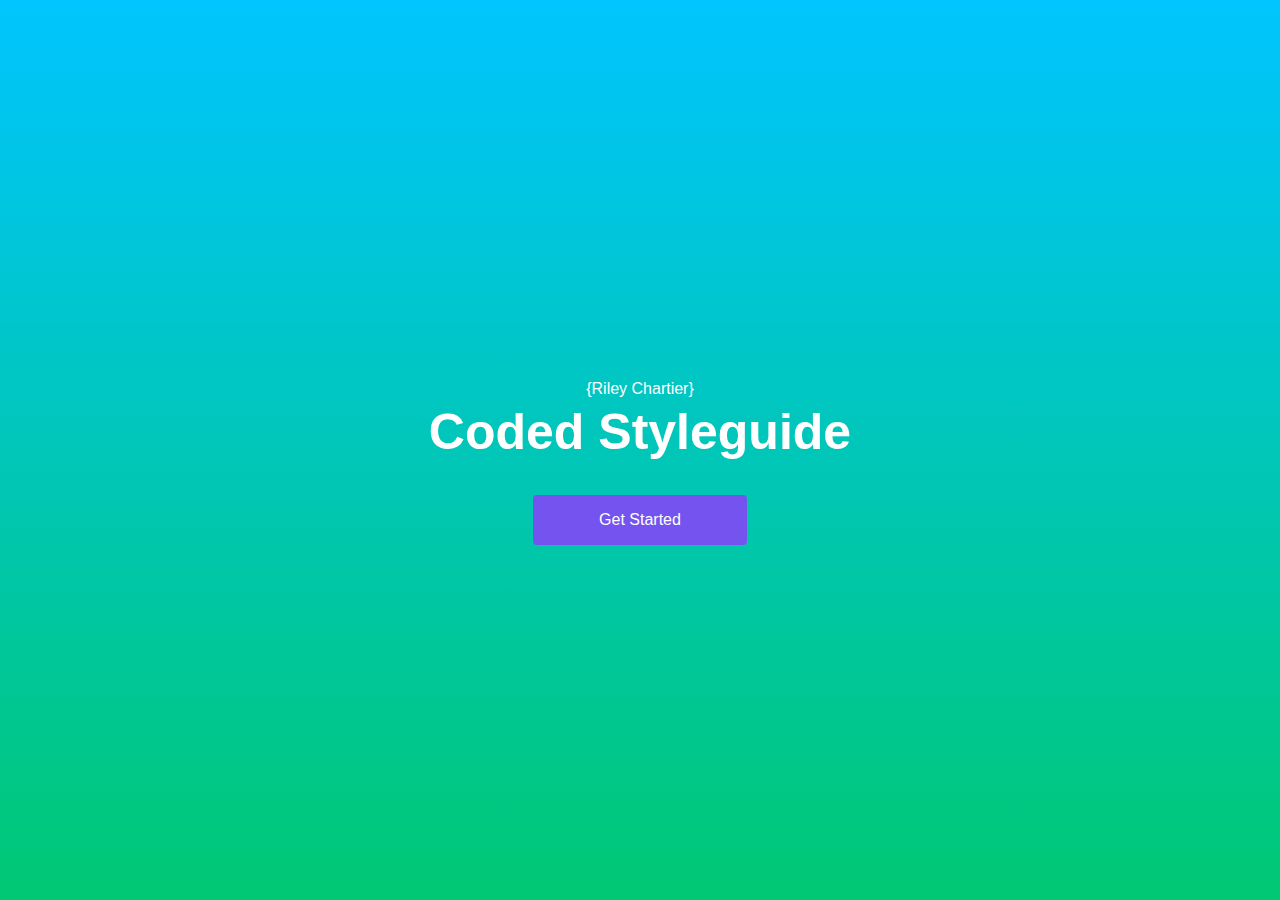
<file: index.html>
<!DOCTYPE html>
<html lang="en">
<head>

  <!-- Basic Page Needs
  –––––––––––––––––––––––––––––––––––––––––––––––––– -->
  <meta charset="utf-8">
  <title>{Riley Chartier} - Home</title>

  <!-- Mobile Specific Metas
  –––––––––––––––––––––––––––––––––––––––––––––––––– -->
  <meta name="viewport" content="width=device-width, initial-scale=1">

  <!-- CSS
  –––––––––––––––––––––––––––––––––––––––––––––––––– -->
  <link rel="stylesheet" href="css/normalize.css">
  <link rel="stylesheet" href="css/style.css">

</head>
<body class="home">

  <!-- Primary Page Layout
  –––––––––––––––––––––––––––––––––––––––––––––––––– -->
  <div class="container">
  	<div class="row">
	  	<p>{Riley Chartier}</p>
	    <h1>Coded Styleguide</h1>
	    <a class="button" href="layouts.html">Get Started</a>
  	</div>
  </div>

	<!-- End Document
  –––––––––––––––––––––––––––––––––––––––––––––––––– -->
  
  <script src="./script.js"></script>
  
</body>
</html>
</file>
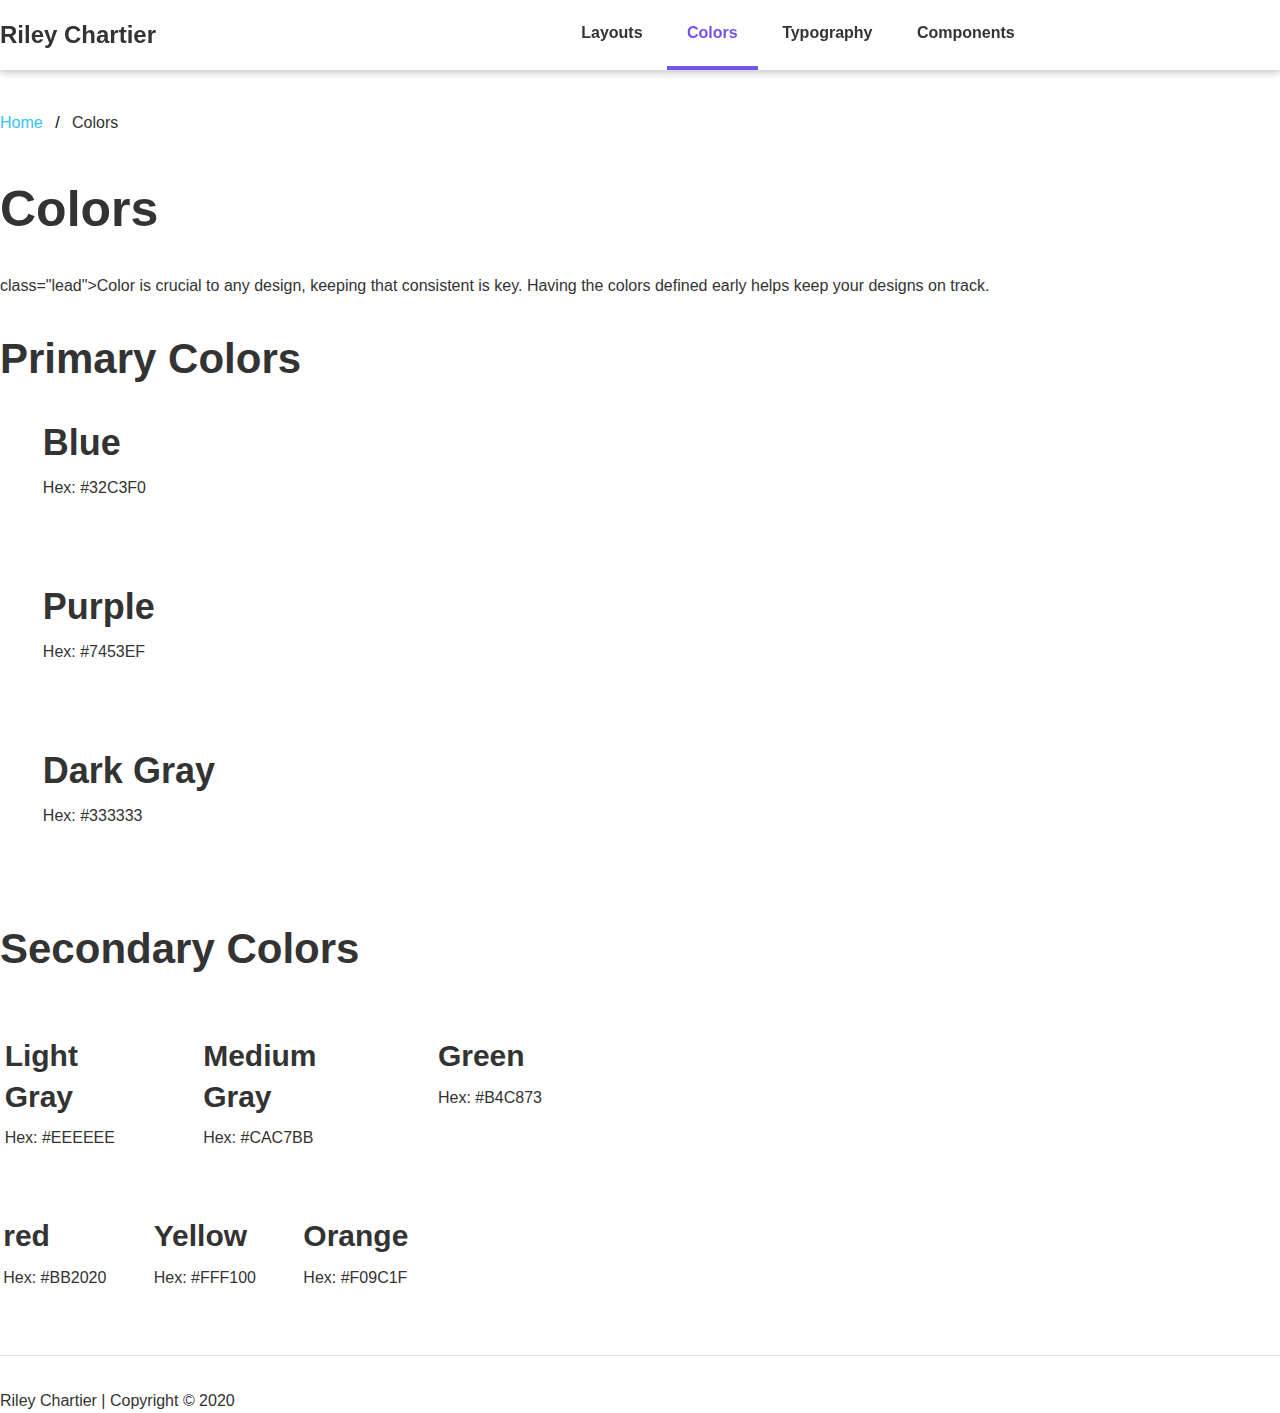
<file: colors.html>
<!DOCTYPE html>
<html lang="en">
<head>

        <!-- Basic Page Needs
----------------------------------------------------- -->
    <meta charset="utf-8">
    <title>{Riley Chartier} - Colors</title>
    
    <!-- Mobile SPecific Metas
    ------------------------------------------------- -->
    <meta name="viewport" content="width=device-width, initial-scale=1">
    
    <!-- CSS
----------------------------------------------------- -->
    <link rel="stylesheet" href="css/normalize.css">
    <link rel="stylesheet" href="css/style.css">
</head>
    
<body class= "colors">
    <nav>
        <div class="contatoner">
            <div class="logo four columns">
                <a href="/"> Riley Chartier</a>
            </div>
            <div class="topnav eight column">
                <ul>
                    <li><a href="layouts.html">Layouts</a></li>
                    <li><a href="colors.html" class="active">Colors</a></li>
                    <li><a href="typography.html">Typography</a></li>
                    <li><a href="components.html">Components</a></li>
                    <li class="mobile"><a><span style="cursor:pointer" onclick="openNav()">&#9776; Menu</span></a></li>
                </ul>
            </div>
        </div>
    </nav>
    
    <div id="slidenav" class="slidenav">
        <a href="javascript:void(0)" class="closebtn" onclick="cloveNav()">&times;</a>
        <a href="layouts.html">Layouts</a>
            <a href="colors.html">Colors</a>
            <a href="typography.html">Typography</a>
            <a href="components.html">Components</a>
            <a href="media.html">Media</a>
    </div>
    
    <!-- PrimaryPage Layout
------------------------------------------------------- -->
    <div class="containter">
        
        <ul class="breadcrumb">
            <li><a href="/">Home</a></li>
            <li>Colors</li>
        </ul>
        
        <h1>Colors</h1>
        <p> class="lead">Color is crucial to any design, keeping that consistent is key. Having the colors defined early helps keep your designs on track.</p>
        
        <h2>Primary Colors</h2>
        <div class="row primary"> 
            <div class="two columns">
                <div class="color primary-1">
                </div>
            </div>
            <div class="ten columns">
                <h3>Blue</h3>
                <p>Hex: #32C3F0</p>
            </div>
        </div>
        
        <div class="row primary"> 
            <div class="two columns">
                <div class="color primary-2">
                </div>
            </div>
            <div class="ten columns">
                <h3>Purple</h3>
                <p>Hex: #7453EF</p>
            </div>
        </div>
        
         <div class="row primary"> 
            <div class="two columns">
                <div class="color primary-3">
                </div>
            </div>
            <div class="ten columns">
                <h3>Dark Gray</h3>
                <p>Hex: #333333</p>
            </div>
        </div>
        
        <h2>Secondary Colors</h2>
        <div class="row">
            <div class="four columns">
                <div class="three columns">
                    <div class="color secondary-1"></div>
                </div>
                <div class="eight columns">
                    <h4>Light Gray</h4>
                    <p>Hex: #EEEEEE</p>
                </div>
            </div>
            
           <div class="four columns">
                <div class="three columns">
                    <div class="color secondary-2"></div>
                </div>
                <div class="eight columns">
                    <h4>Medium Gray</h4>
                    <p>Hex: #CAC7BB</p>
                </div>
            </div>
            
           <div class="four columns">
                <div class="three columns">
                    <div class="color secondary-3"></div>
                </div>
                <div class="eight columns">
                    <h4>Green</h4>
                    <p>Hex: #B4C873</p>
                </div>
            </div>
        </div>
        
            <div class="row">
               <div class="four columns">
                    <div class="three columns">
                        <div class="color secondary-4"></div>
                    </div>
                    <div class="eight columns">
                        <h4>red</h4>
                        <p>Hex: #BB2020</p>
                    </div>
                </div>
        
           <div class="four columns">
                <div class="three columns">
                    <div class="color secondary-5"></div>
                </div>
                <div class="eight columns">
                    <h4>Yellow</h4>
                    <p>Hex: #FFF100</p>
                </div>
            </div>
        
           <div class="four columns">
                <div class="three columns">
                    <div class="color secondary-6"></div>
                </div>
                <div class="eight columns">
                    <h4>Orange</h4>
                    <p>Hex: #F09C1F</p>
                </div>
            </div>
        </div>
    </div>
    
    <footer>
        <div class="container">
        <p> Riley Chartier  |   Copyright © 2020</p>
        </div>
    </footer>
</body>
</html>
</file>
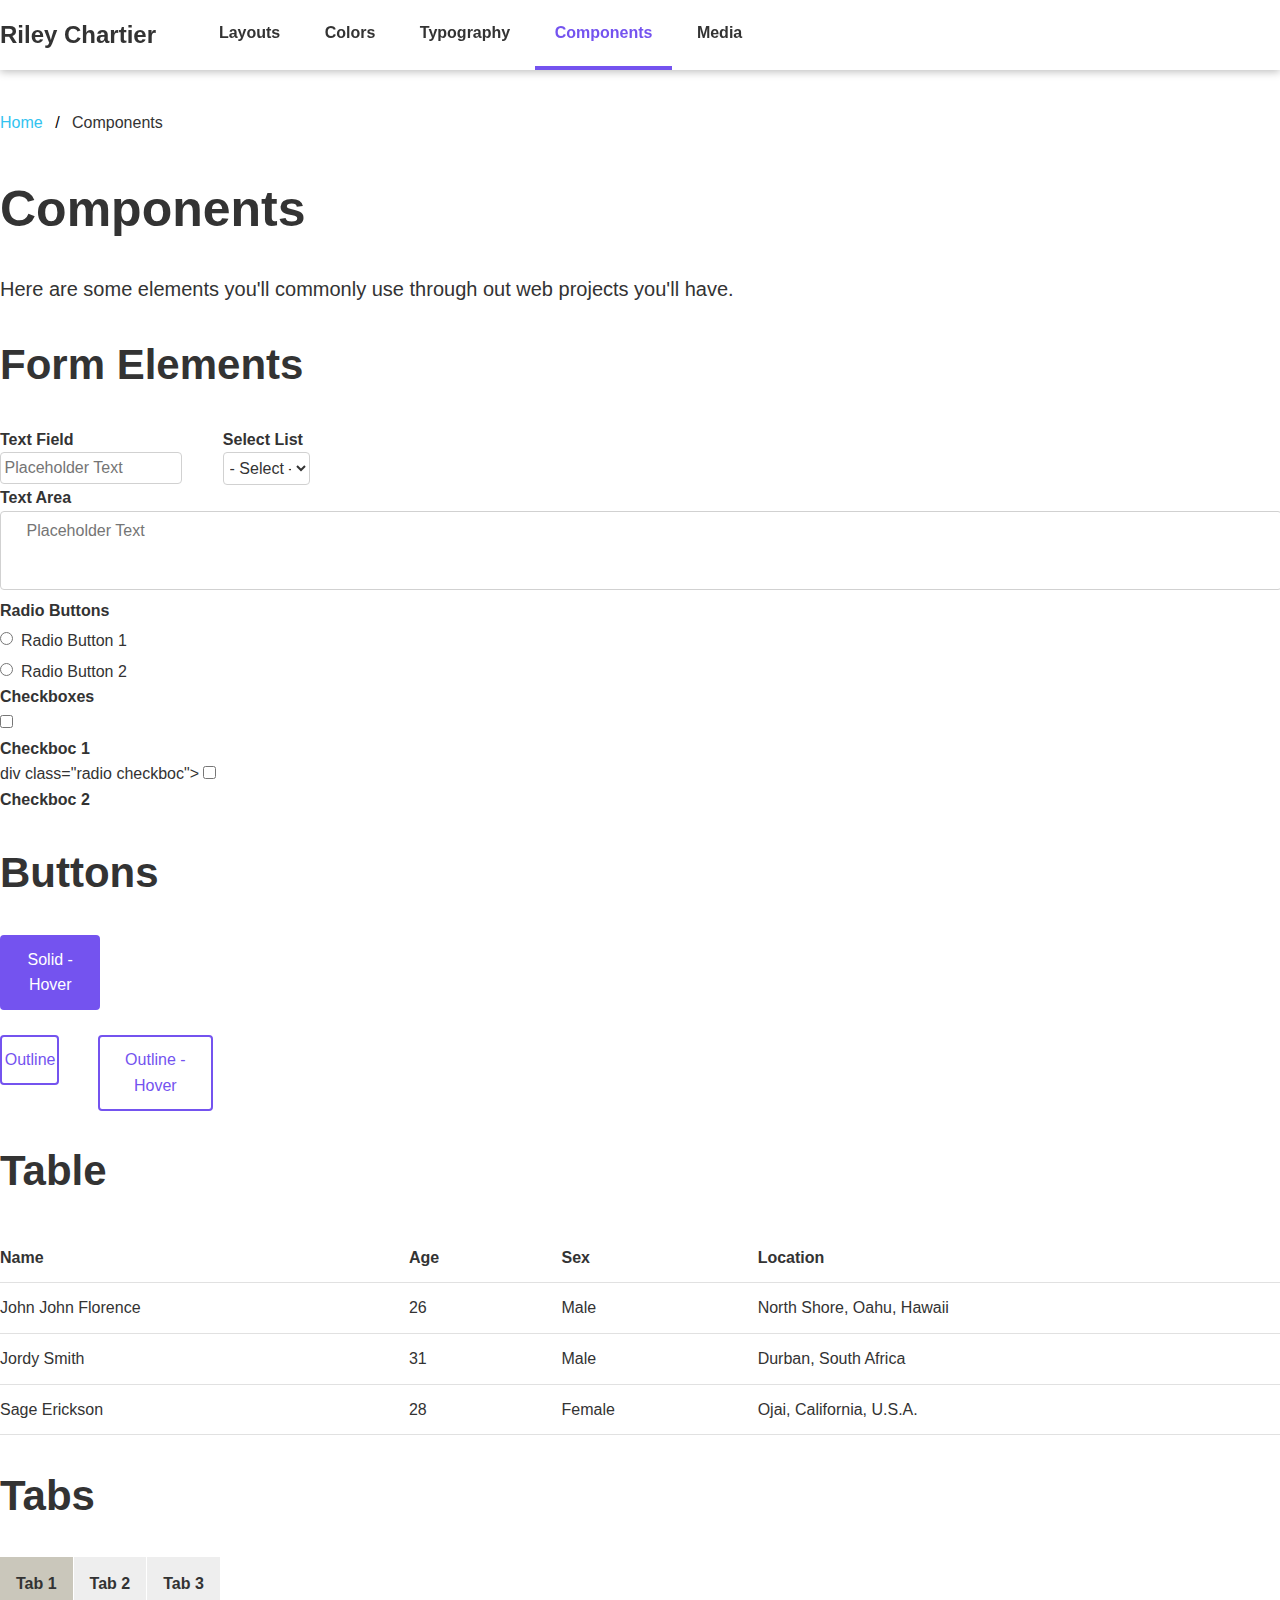
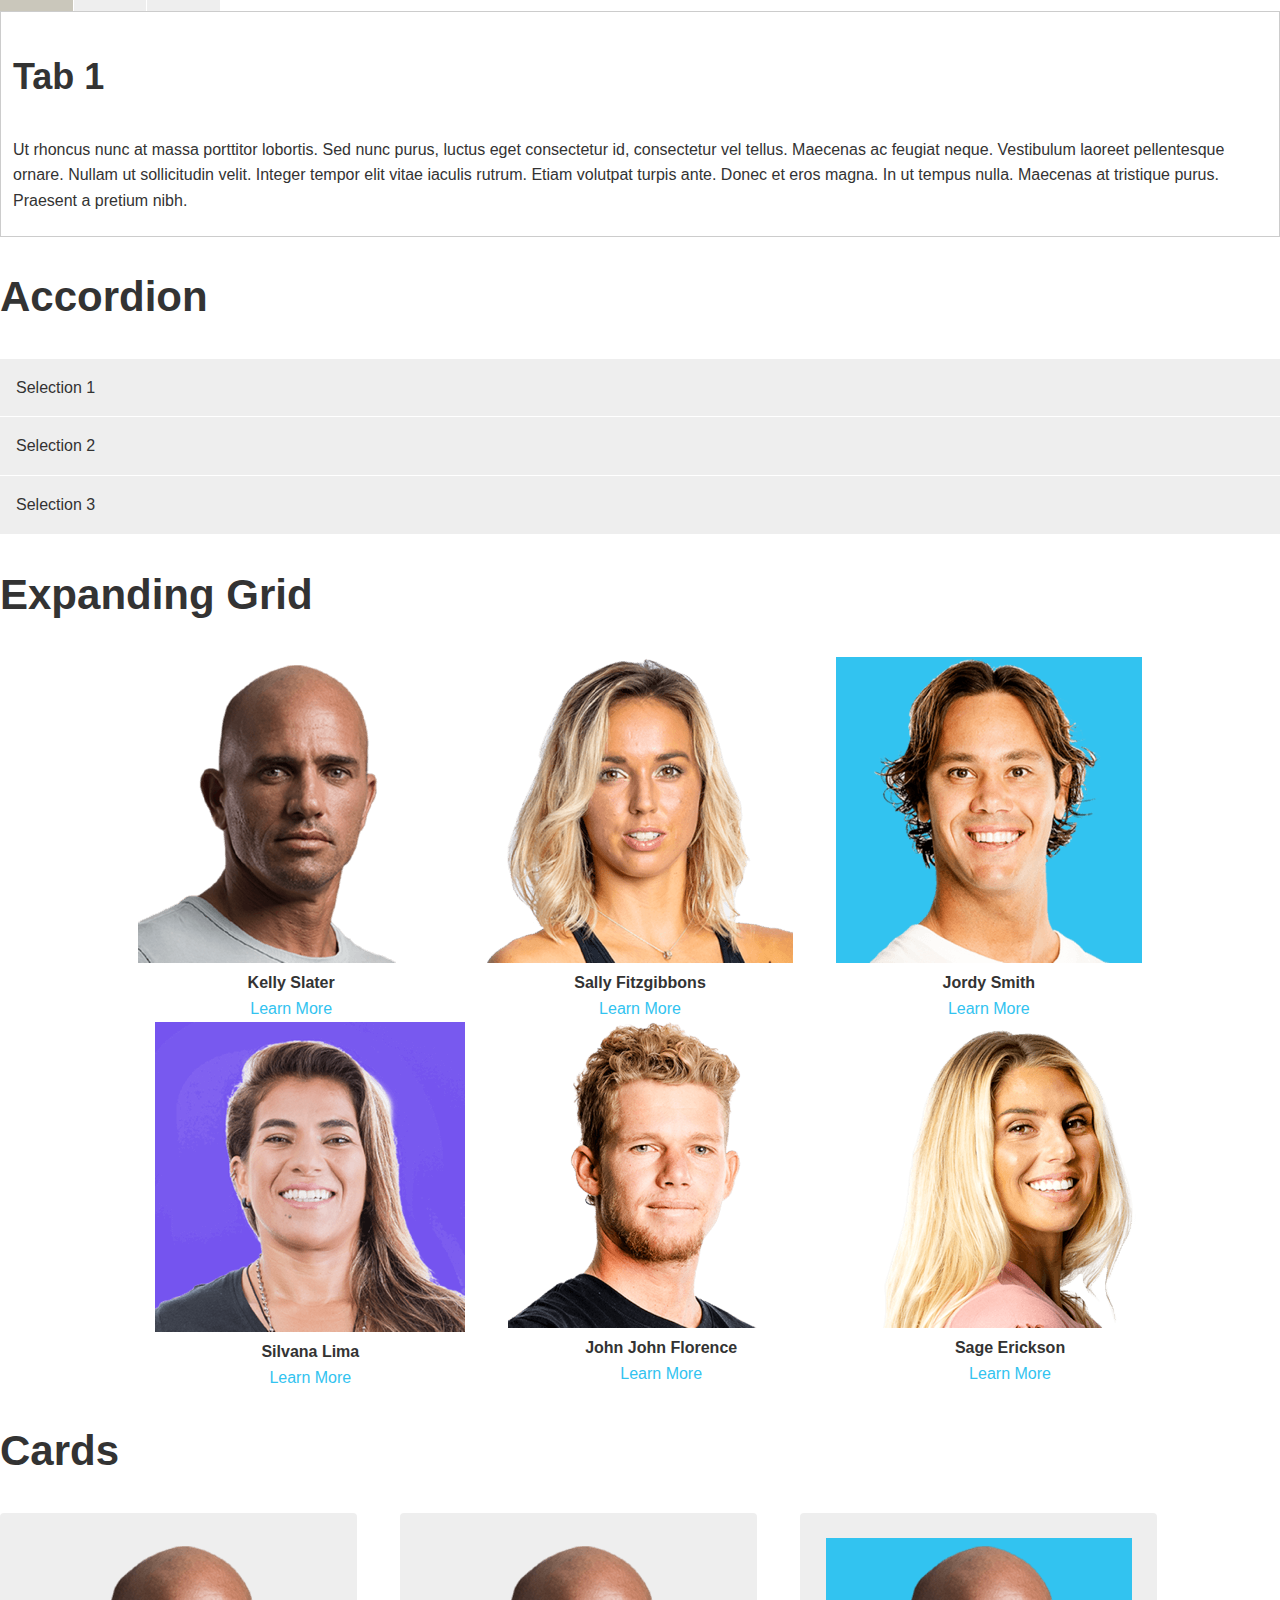
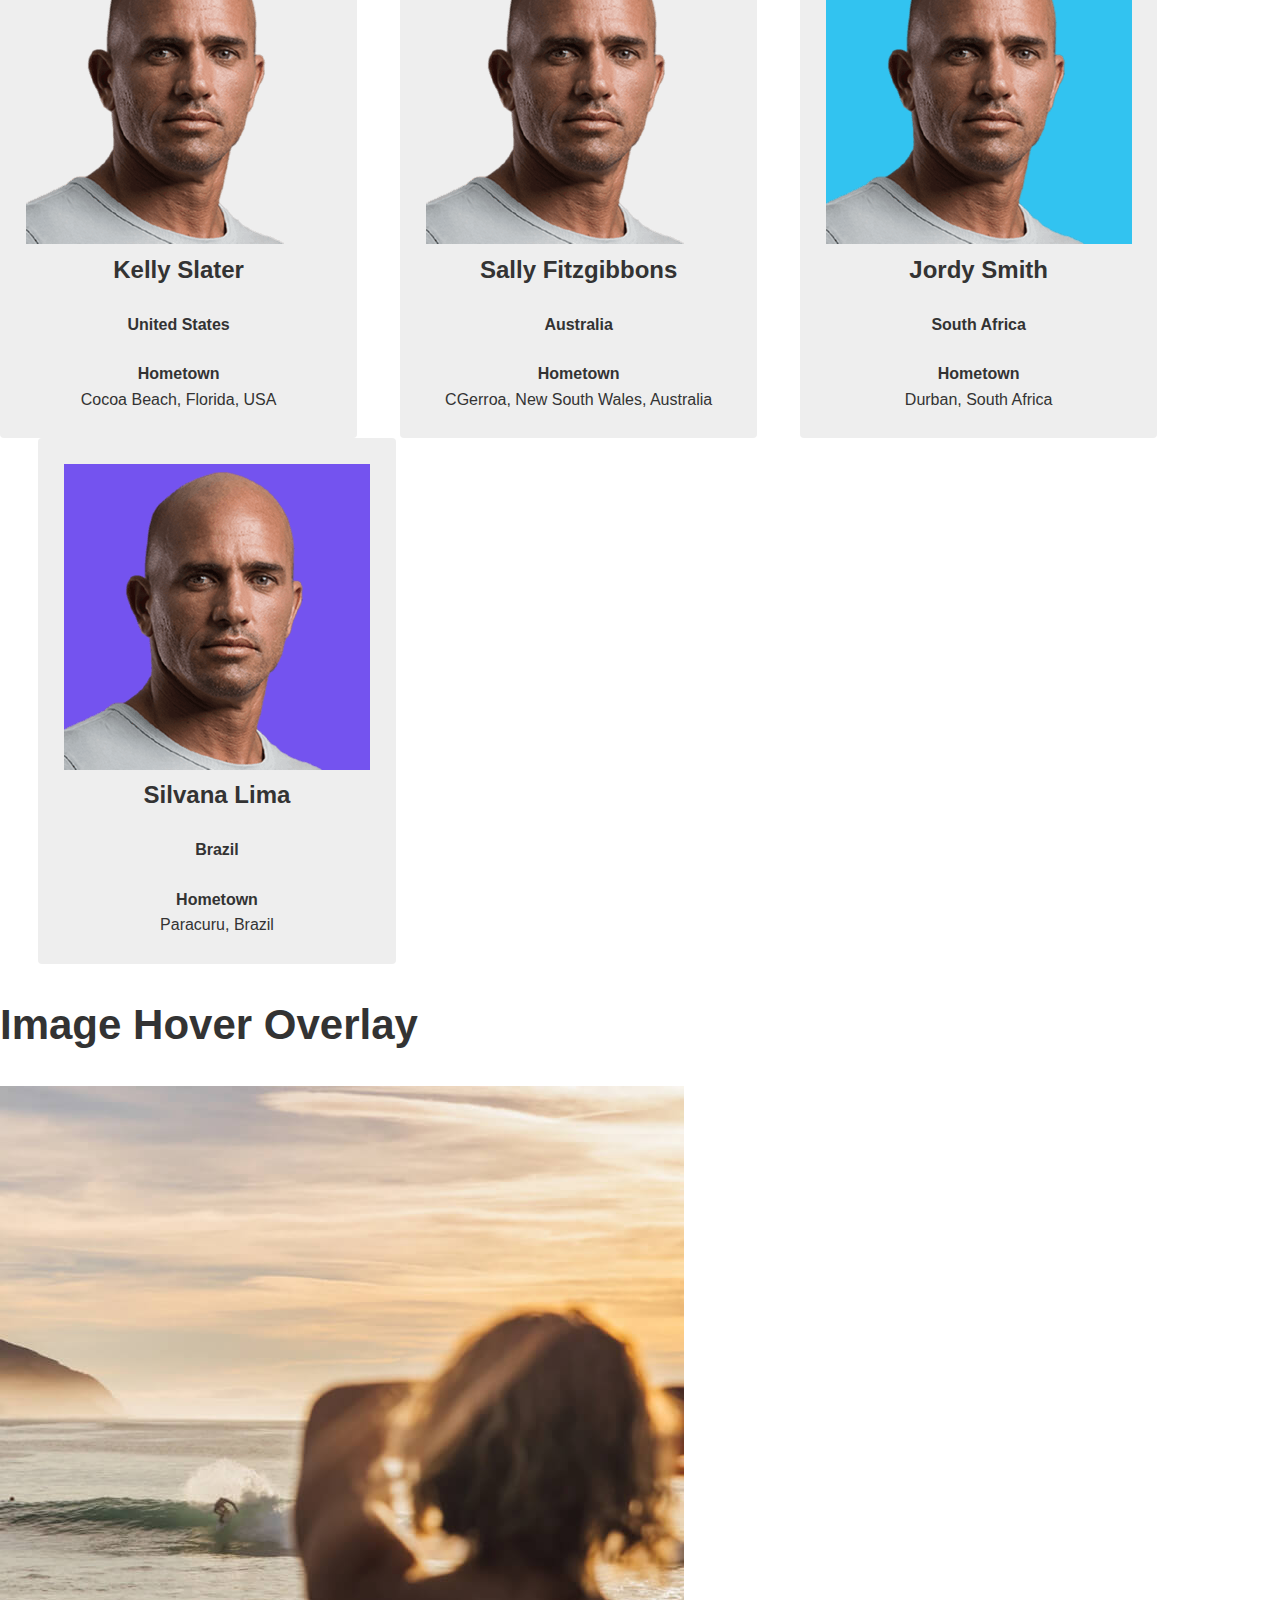
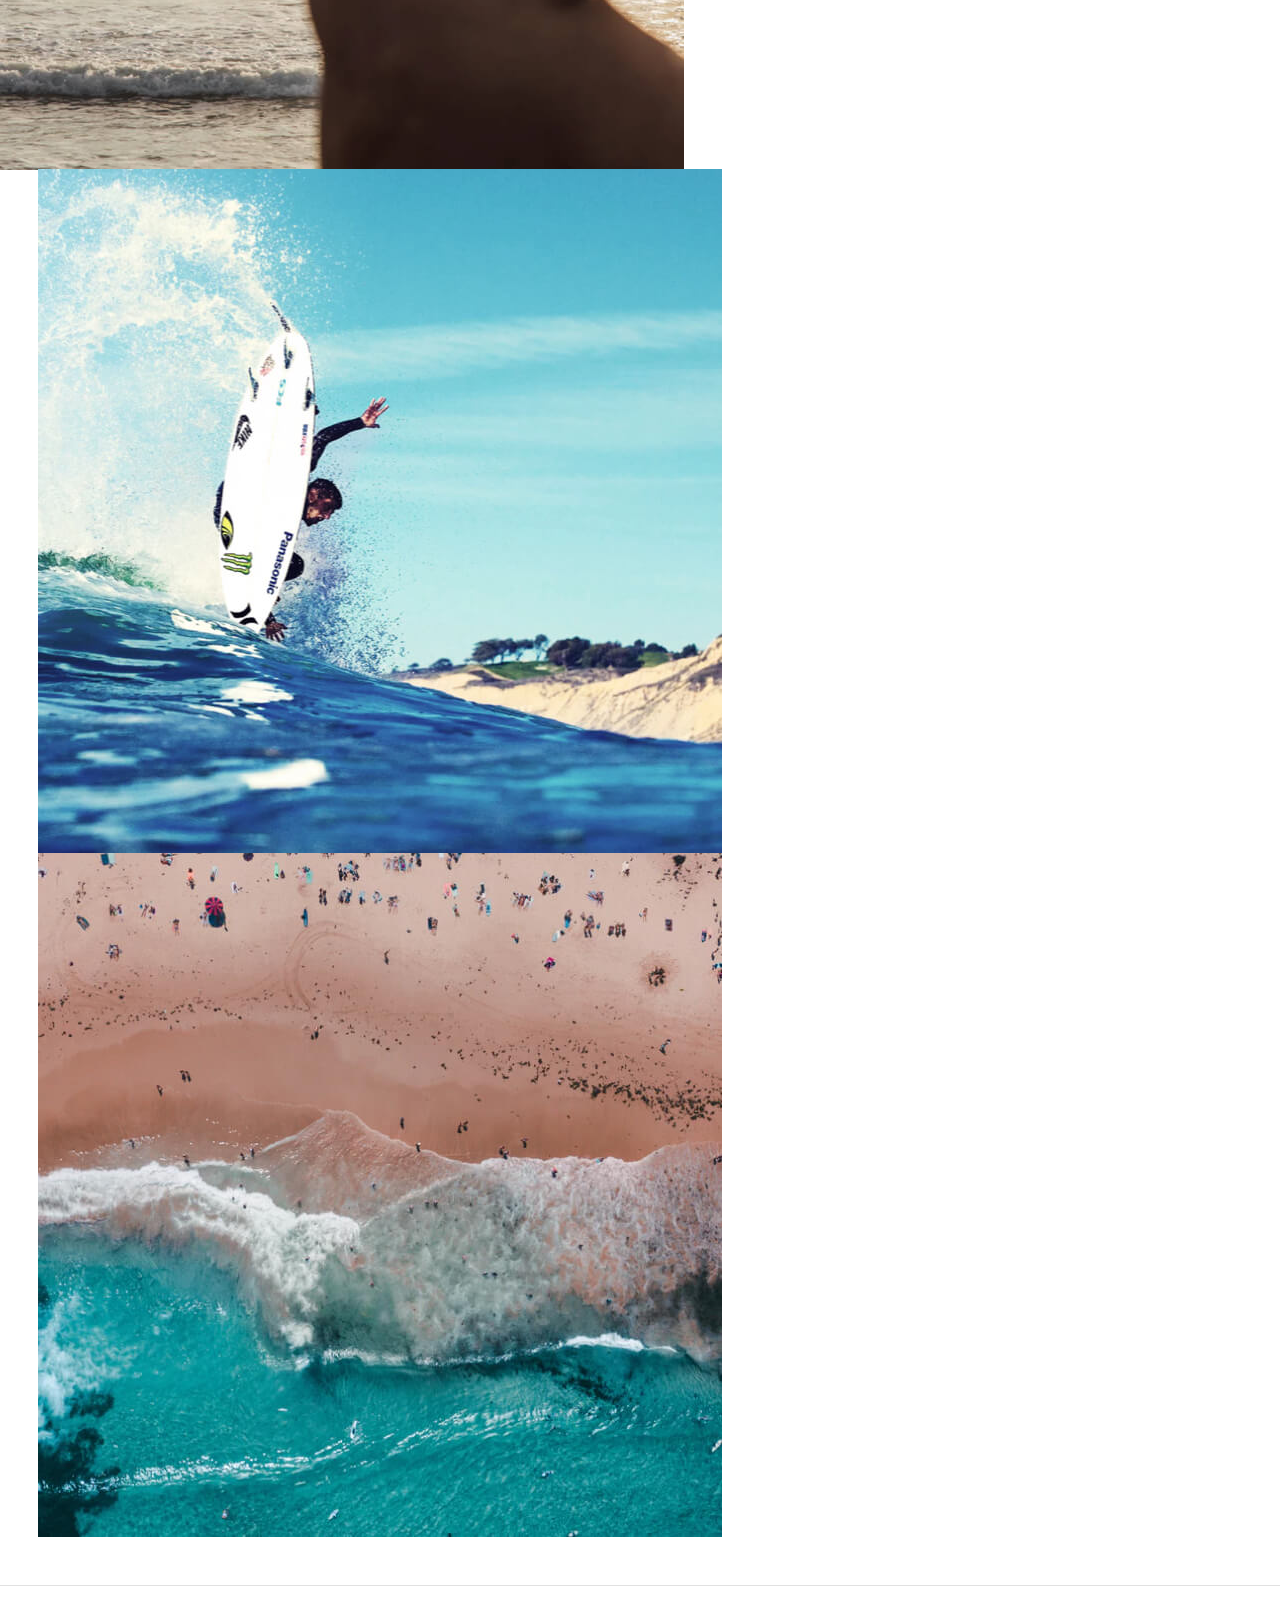
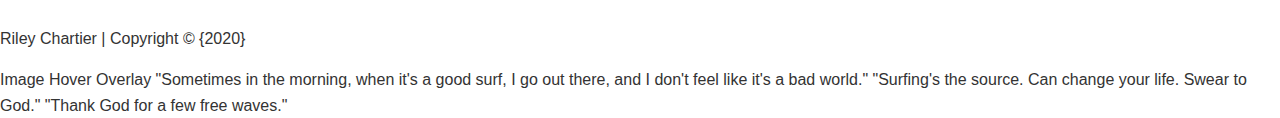
<file: components.html>
<!DOCTYPE html>
<html lang="en">
<head>

  <!-- Basic Page Needs
  –––––––––––––––––––––––––––––––––––––––––––––––––– -->
  <meta charset="utf-8">
  <title>{Riley Chartier} - Components</title>

  <!-- Mobile Specific Metas
  –––––––––––––––––––––––––––––––––––––––––––––––––– -->
  <meta name="viewport" content="width=device-width, initial-scale=1">

  <!-- CSS
  –––––––––––––––––––––––––––––––––––––––––––––––––– -->
  <link rel="stylesheet" href="css/normalize.css">
  <link rel="stylesheet" href="css/style.css">

</head>
<body class="components">
    
    <nav>
    <div class="container">
        <div class="logo four columns">
            <a href="/">Riley Chartier</a>
        </div>
        <div class="topnav eight columns">
            <ul>
                <li><a href="layouts.html">Layouts</a></li>
                <li><a href="colors.html">Colors</a></li>
                <li><a href="typography.html">Typography</a></li>
                <li><a href="components.html"  class="active">Components</a></li>
                <li><a href="media.html">Media</a></li>
                <li class="mobile"><a><span style="cursor:pointer" onclick="openNav()">&#9776; Menu</span></a></li>
            </ul>
        </div>
    </div>
</nav>
    
<div id="slidenav" class="slidenav">
    <a href="javascript:void(0)" class="closebtn" onclick="closeNav()">&times;</a>
    <a href="layouts.html">Layouts</a>
        <a href="colors.html">Colors</a>
        <a href="typography.html">Typography</a>
        <a href="Compenents.html">Compnents</a>
        <a href="media.html">Media</a>
</div>
    
  <!-- Primary Page Layout
  –––––––––––––––––––––––––––––––––––––––––––––––––– -->
<div class="container">
    <ul class="breadcrumb">
        <li><a href="/">Home</a></li>
        <li>Components</li>
    </ul>
    
    <h1>Components</h1>
    <p class="lead">Here are some elements you'll commonly use through out web projects you'll have.</p>
    
    
    <h2>Form Elements</h2>
    <div class="row">
        <div class="six columns">
            <label>Text Field</label>
                <input type="text" placeholder="Placeholder Text">
        </div>
        <div class="six columns">
            <label>Select List</label>
                <select>
                    <option value="" selected="selected">- Select -</option>
                    <option value="1">option 1</option>
                    <option value="2">option 2</option>
                </select>
        </div>
        
        <label>Text Area</label>
        <textarea placeholder="Placeholder Text"></textarea>
    </div>
    
    <div class="row">
        <div class="six columns">
            <label>Radio Buttons</label>
            <div class="radio-checkbox">
                <input type="radio"><label>Radio Button 1</label>
            </div>
            <div class="radio-checkbox">
                <input type="radio"><label>Radio Button 2</label>
            </div>
        </div>
        <div class="six colunms">
            <label>Checkboxes</label>
            <div class="radio checkboc">
                <input type="checkbox"><label>Checkboc 1</label>
            </div>
            div class="radio checkboc">
                <input type="checkbox"><label>Checkboc 2</label>
            </div>
        </div>
    </div>
    
<h2>Buttons</h2>
<div class="row button-row">
    <div class="three columns">
        <a class="button" href="#">Solid - Hover</a>
    </div>
    <div class="three columns"></div>
    <div class="three columns"></div>
</div>
<br>
<div class="row button-row">
    <div class="three columns">
        <a class="button outline" href="#">Outline</a>
    </div>
    <div class="three columns">
        <a class="button outline hover" href="#">Outline - Hover</a>
    </div>
    <div class="three columns"></div>
    <div class="three columns"></div>
</div> 
     
<h2>Table</h2>
<div class="row">
    <table>
        <thread>
            <tr>
                <th>Name</th>
                <th>Age</th>
                <th>Sex</th>
                <th>Location</th>
            </tr>
        </thread>
        <tbody>
            <tr>
                <td>John John Florence</td>
                <td>26</td>
                <td>Male</td>
                <td>North Shore, Oahu, Hawaii</td>
            </tr>
            <tr>
                <td>Jordy Smith</td>
                <td>31</td>
                <td>Male</td>
                <td>Durban, South Africa</td>
            </tr>
               <tr>
                <td>Sage Erickson</td>
                <td>28</td>
                <td>Female</td>
                <td>Ojai, California, U.S.A.</td>
            </tr>
        </tbody>
    </table>
</div>
    
<h2>Tabs</h2>
<div class="tab">
    <button class="tablinks" onclick="openCity(event, 'Tab1')" id="defaultOpen">Tab 1</button>
    <button class="tablinks" onclick="openCity(event, 'Tab2')">Tab 2</button>
    <button class="tablinks" onclick="openCity(event, 'Tab3')">Tab 3</button>
</div>
    
<div id="Tab1" class="tabcontent">
    <h3>Tab 1</h3>
    <p>Ut rhoncus nunc at massa porttitor lobortis. Sed nunc purus, luctus eget consectetur id, consectetur vel tellus. Maecenas ac feugiat neque. Vestibulum laoreet pellentesque ornare. Nullam ut sollicitudin velit. Integer tempor elit vitae iaculis rutrum. Etiam volutpat turpis ante. Donec et eros magna. In ut tempus nulla. Maecenas at tristique purus. Praesent a pretium nibh.</p>
</div>
    
<div id="Tab2" class="tabcontent">
    <h3>Tab 2</h3>
    <p>Ut rhoncus nunc at massa porttitor lobortis. Sed nunc purus, luctus eget consectetur id, consectetur vel tellus. Maecenas ac feugiat neque. Vestibulum laoreet pellentesque ornare. Nullam ut sollicitudin velit. Integer tempor elit vitae iaculis rutrum. Etiam volutpat turpis ante. Donec et eros magna. In ut tempus nulla. Maecenas at tristique purus. Praesent a pretium nibh.</p>
</div>

<div id="Tab3" class="tabcontent">
    <h3>Tab 3</h3>
    <p>Ut rhoncus nunc at massa porttitor lobortis. Sed nunc purus, luctus eget consectetur id, consectetur vel tellus. Maecenas ac feugiat neque. Vestibulum laoreet pellentesque ornare. Nullam ut sollicitudin velit. Integer tempor elit vitae iaculis rutrum. Etiam volutpat turpis ante. Donec et eros magna. In ut tempus nulla. Maecenas at tristique purus. Praesent a pretium nibh.</p>
</div>
    
<h2>Accordion</h2>
    <div class="row">
        <button class="accordion">Selection 1</button>
        <div class="panel">
            <p>Lorem ipsum dolor sit amet, consectetur adipisicing elit, sed do eiusmod tempor incididunt ut labore et dolore magna aliqua. Ut enim ad minim veniam, quis nostrud exercitation ullamco laboris nisi ut aliquip ex ea commodo consequat.</p>
        </div>
        
        <button class="accordion">Selection 2</button>
        <div class="panel">
            <p>Lorem ipsum dolor sit amet, consectetur adipisicing elit, sed do eiusmod tempor incididunt ut labore et dolore magna aliqua. Ut enim ad minim veniam, quis nostrud exercitation ullamco laboris nisi ut aliquip ex ea commodo consequat.</p>
        </div>
        
        <button class="accordion">Selection 3</button>
        <div class="panel">
            <p>Lorem ipsum dolor sit amet, consectetur adipisicing elit, sed do eiusmod tempor incididunt ut labore et dolore magna aliqua. Ut enim ad minim veniam, quis nostrud exercitation ullamco laboris nisi ut aliquip ex ea commodo consequat.</p>
        </div>
    </div>

<h2>Expanding Grid</h2>
<div class="row expanding-grid">
    <div class="two columns" onclick="openTab('b1');">
        <img class="headshot secondary-3" src="images/hs-kelly.png">
        <h6>Kelly Slater</h6>
        <a onclick="openTab('b1')">Learn More</a>
    </div>
    <div class="two columns" onclick="openTab('b2');">
        <img class="headshot secondary-5" src="images/hs-sally.png">
        <h6>Sally Fitzgibbons</h6>
        <a onclick="openTab('b2')">Learn More</a>
    </div>
    <div class="two columns" onclick="openTab('b3');">
        <img class="headshot primary-1" src="images/hs-jordy.png">
        <h6>Jordy Smith</h6>
        <a onclick="openTab('b3')">Learn More</a>
    </div>
    <div class="two columns" onclick="openTab('b4');">
        <img class="headshot primary-2" src="images/hs-silvana.png">
        <h6>Silvana Lima</h6>
        <a onclick="openTab('b4')">Learn More</a>
    </div>
    <div class="two columns" onclick="openTab('b5');">
        <img class="headshot seconday-4" src="images/hs-john.png">
        <h6>John John Florence</h6>
        <a onclick="openTab('b5')">Learn More</a>
    </div>
    <div class="two columns" onclick="openTab('b6');">
        <img class="headshot seconday-6" src="images/hs-sage.png">
        <h6>Sage Erickson</h6>
        <a onclick="openTab('b6')">Learn More</a>
    </div>
</div>
    
<!-- Full-with columns: (hidden by default) -->
<div id="b1" class="containerTab" style="display:none">
    <span onclick="this.parentElement.style.displau='none'" class="closebtn">&times;</span>
    <div class="row">
        <div class="four columns">
            <h3>Kelly Slater</h3>
        </div>
        <div class="eight columns">
            <h6>Bio</h6>
            <p>Kelly Slater is the greatest surfer of all time. He has a death grip on nearly every major record in the sport, including his 11 World Titles, 55 career victories, as well as being the youngest and oldest World Champion in men’s history. He ushered in a new era of high-performance surfing when he arrived on the scene in 1990, incorporating intentional fin releases and a m...</p>
        </div>
    </div>
</div>
    
<div id="b2" class="containerTab" style="display:none">
    <span onclick="this.parentElement.style.displau='none'" class="closebtn">&times;</span>
    <div class="row">
        <div class="four columns">
            <h3>Sally Fitzgibbons</h3>
        </div>
        <div class="eight columns">
            <h6>Bio</h6>
            <p>Sally Fitzgibbons was born an athlete. From an early age she decided she wanted to be a champion at something. She played soccer, touch football and cross-country running, and ended up a national champion middle distance runner in High School. For Fitzgibbons, all those sports fed off each other, but ultimately, her love for surfing is what won out. It’s hard...</p>
        </div>
    </div>
 </div>
        
<div id="b3" class="containerTab" style="display:none">
    <span onclick="this.parentElement.style.displau='none'" class="closebtn">&times;</span>
    <div class="row">
        <div class="four columns">
            <h3>Jordy Smith</h3>
        </div>
        <div class="eight columns">
            <h6>Bio</h6>
            <p>Jordy Smith set off one of the biggest bidding wars in industry history after winning the World Junior Championship in 2006 and the Qualifying Series in 2007. Though he was being lobbied by the likes of Tiger Woods and Michael Jordan to join Nike, he elected to go with O’Neill, who he’s been with ever since. He earned his first two Championship Tour wins in...</p>
        </div>
    </div>
 </div>
            
<div id="b4" class="containerTab" style="display:none">
    <span onclick="this.parentElement.style.displau='none'" class="closebtn">&times;</span>
    <div class="row">
        <div class="four columns">
            <h3>Silvana Lima</h3>
        </div>
        <div class="eight columns">
            <h6>Bio</h6>
            <p>Silvana Lima is a warrior. There’s no other word to describe a woman with her skill, determination and resilience. She started well behind the line, growing up in a snack-shack on the sand in Paracuaru, Brazil, owned by her parents. She learned to surf on a piece of wood that she adorned with a makeshift fin herself. Her first “real” board was a hand-me...</p>
        </div>
    </div>
 </div>
            
<div id="b5" class="containerTab" style="display:none">
    <span onclick="this.parentElement.style.displau='none'" class="closebtn">&times;</span>
    <div class="row">
        <div class="four columns">
            <h3>John John Florence</h3>
        </div>
        <div class="eight columns">
            <h6>Bio</h6>
            <p>John John Florence is one of only five surfers in men’s Championship Tour history to clinch his first two World Titles in back-to-back fashion. Mark Richards, Tom Carroll, Tom Curren and the late Andy Irons are the only other members of that elite club. The mild-mannered prodigy from the North Shore of Oahu has been living in the public’s eye since the age of…</p>
        </div>
    </div>
 </div>
            
<div id="b6" class="containerTab" style="display:none">
    <span onclick="this.parentElement.style.displau='none'" class="closebtn">&times;</span>
    <div class="row">
        <div class="four columns">
            <h3>Sage Erickson</h3>
        </div>
        <div class="eight columns">
            <h6>Bio</h6>
            <p>After five years of battling on the Championship Tour Sage Erickson is just beginning to settle in. She notched her first Championship Tour victory in 2017 at the Vans US Open of Surfing and cracked the Top 10 on the Jeep Leaderboard for the second-straight season. She’s come a long way from her early years of struggling at the elite level. Erickson was born in...</p>
        </div>
    </div>
 </div>

<h2>Cards</h2>
<div class="row">
    <div class="card three columns">
        <img class="headshot secondary-3" src="images/hs-kelly.png">
    <h5>Kelly Slater</h5>
    <h6>United States</h6>
    <label>Hometown</label>
    <p>Cocoa Beach, Florida, USA</p>
    </div>
    <div class="card three columns">
        <img class="headshot secondary-5" src="images/hs-kelly.png">
    <h5>Sally Fitzgibbons</h5>
    <h6>Australia</h6>
    <label>Hometown</label>
    <p>CGerroa, New South Wales, Australia</p>
    </div>
    <div class="card three columns">
        <img class="headshot primary-1" src="images/hs-kelly.png">
    <h5>Jordy Smith</h5>
    <h6>South Africa</h6>
    <label>Hometown</label>
    <p>Durban, South Africa</p>
    </div>
    <div class="card three columns">
        <img class="headshot primary-2" src="images/hs-kelly.png">
    <h5>Silvana Lima</h5>
    <h6>Brazil</h6>
    <label>Hometown</label>
    <p>Paracuru, Brazil</p>
    </div>
</div>

<h2>Image Hover Overlay</h2>
<div class="row">
    <div class="four columns image-container">
        <img src="images/overlay-01.jpg">
        <div class="overlay">
            <div class="text">"Sometimes in the morning, when it's a good surf, I go out there, and I don't feel like it's a bad world."</div>
        </div>
    </div>
    <div class="four columns image-container">
        <img src="images/overlay-02.jpg">
        <div class="overlay">
            <div class="text">"Surfing's the source. Can change your life. Swear to God."</div>
        </div>
    </div>
        <div class="four columns image-container">
        <img src="images/overlay-03.jpg">
        <div class="overlay">
            <div class="text">"Thank God for a few free waves."</div>
        </div>
    </div>
</div>
    
<footer>
    <div class="container">
        <p>Riley Chartier   |   Copyright © {2020}</p>
    </div>
</footer>

	<!-- End Document
  –––––––––––––––––––––––––––––––––––––––––––––––––– -->
  
  <script src="./script.js"></script>
  
</body>
</html>





Image Hover Overlay
"Sometimes in the morning, when it's a good surf, I go out there, and I don't feel like it's a bad world." 
"Surfing's the source. Can change your life. Swear to God." 
"Thank God for a few free waves."
</file>
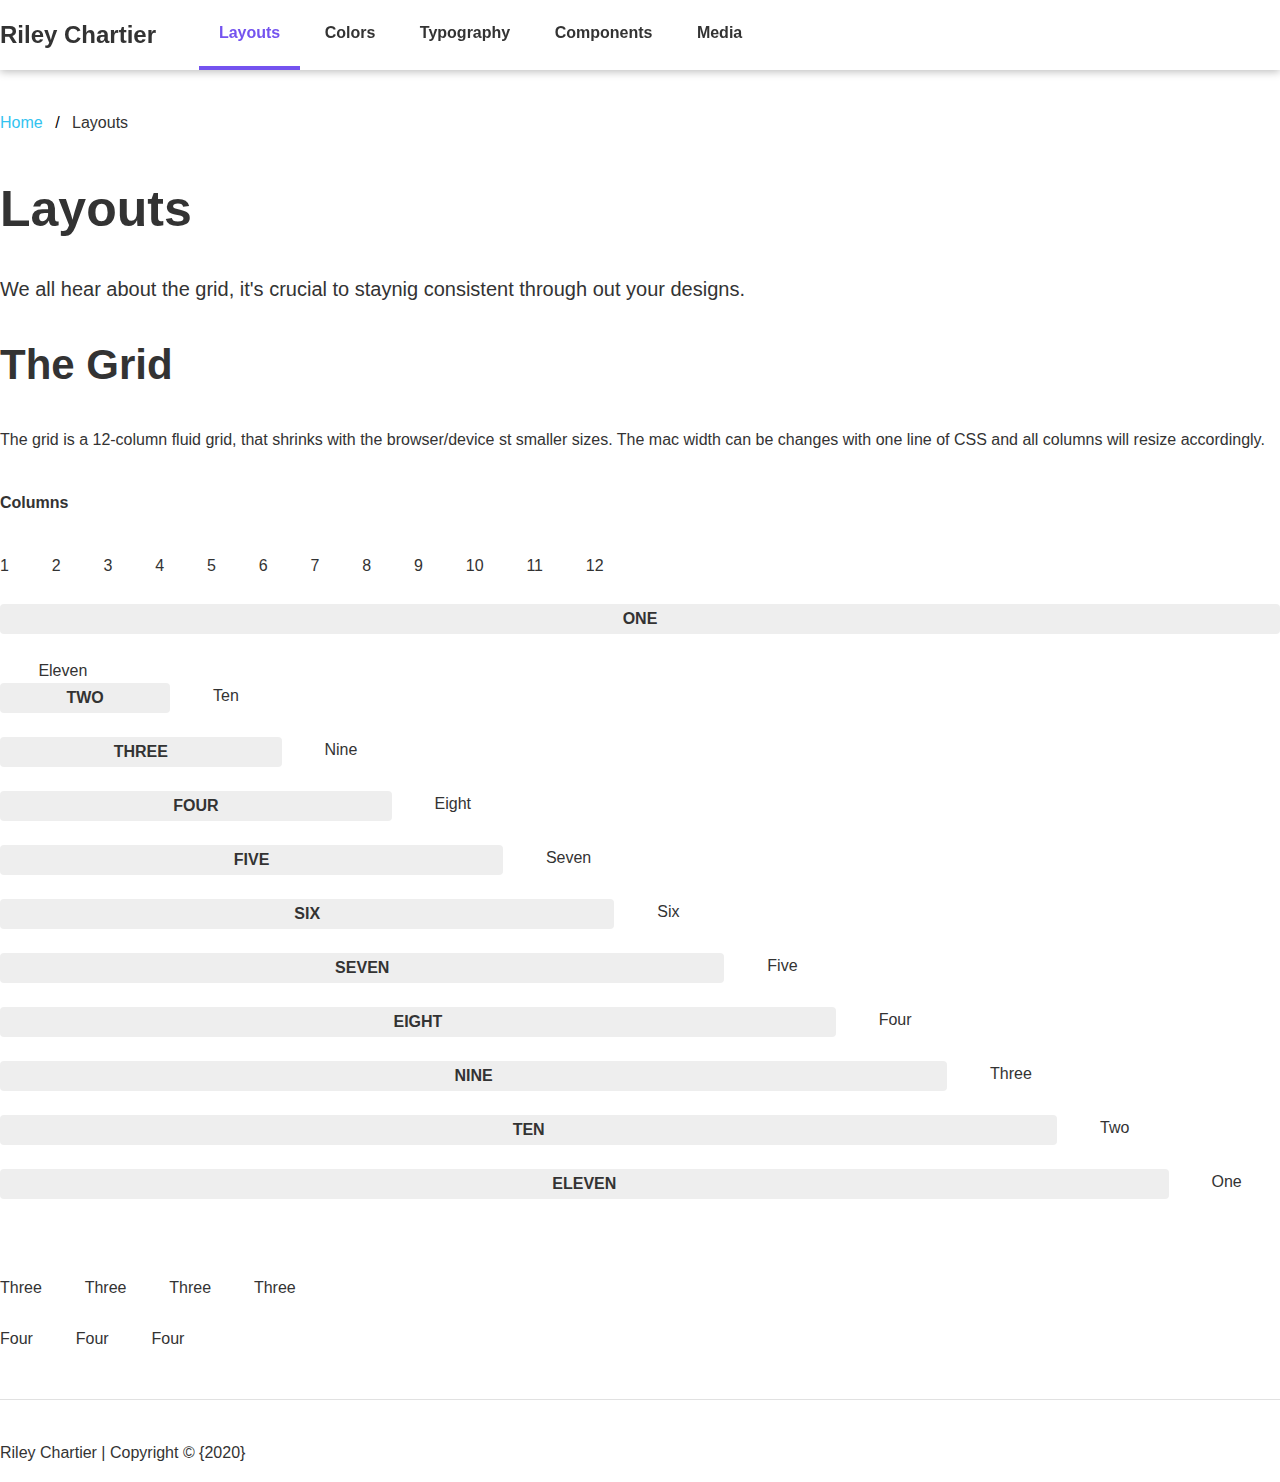
<file: layout.html>
<!DOCTYPE html>
<html lang="en">
<head>

  <!-- Basic Page Needs
  –––––––––––––––––––––––––––––––––––––––––––––––––– -->
  <meta charset="utf-8">
  <title>{Riley Chartier} - Layouts</title>

  <!-- Mobile Specific Metas
  –––––––––––––––––––––––––––––––––––––––––––––––––– -->
  <meta name="viewport" content="width=device-width, initial-scale=1">

  <!-- CSS
  –––––––––––––––––––––––––––––––––––––––––––––––––– -->
  <link rel="stylesheet" href="css/normalize.css">
  <link rel="stylesheet" href="css/style.css">

</head>
<body class="layouts">
    
    <nav>
    <div class="container">
        <div class="logo four columns">
            <a href="/">Riley Chartier</a>
        </div>
        <div class="topnav eight columns">
            <ul>
                <li><a href="layouts.html" class="active">Layouts</a></li>
                <li><a href="colors.html">Colors</a></li>
                <li><a href="typography.html">Typography</a></li>
                <li><a href="components.html">Components</a></li>
                <li><a href="media.html">Media</a></li>
                <li class="mobile"><a><span style="cursor:pointer" onclick="openNav()">&#9776; Menu</span></a></li>
            </ul>
        </div>
    </div>
</nav>
    
<div id="slidenav" class="slidenav">
    <a href="javascript:void(0)" class="closebtn" onclick="closeNav()">&times;</a>
    <a href="layouts.html">Layouts</a>
        <a href="colors.html">Colors</a>
        <a href="typography.html">Typography</a>
        <a href="Compenents.html">Compnents</a>
        <a href="media.html">Media</a>
</div>

  <!-- Primary Page Layout
  –––––––––––––––––––––––––––––––––––––––––––––––––– -->
<div class="container">
    
    <ul class="breadcrumb">
            <li><a href="/">Home</a></li>
            <li>Layouts</li>
        </ul>
    
    <h1>Layouts</h1>
    <p class="lead">We all hear about the grid, it's crucial to staynig consistent through out your designs.</p>
    
    <h2>The Grid</h2>
    <p>The grid is a 12-column fluid grid, that shrinks with the browser/device st smaller sizes. The mac width can be changes with one line of CSS and all columns will resize accordingly.</p>
    
    
    
    <div class="example-grid docs-example">
            <h6>Columns</h6>
        <div class="row">
            <div class="one columns">1</div>
            <div class="one columns">2</div>
            <div class="one columns">3</div>
            <div class="one columns">4</div>
            <div class="one columns">5</div>
            <div class="one columns">6</div>
            <div class="one columns">7</div>
            <div class="one columns">8</div>
            <div class="one columns">9</div>
            <div class="one columns">10</div>
            <div class="one columns">11</div>
            <div class="one columns">12</div>
        </div>
        <br>
        <div class="row">
            <div class="one column">One</div>
            <div class="eleven columns">Eleven</div>
        </div>
         <div class="row">
            <div class="two column">Two</div>
            <div class="tem columns">Ten</div>
        </div>
         <div class="row">
            <div class="three column">Three</div>
            <div class="nine columns">Nine</div>
        </div>
         <div class="row">
            <div class="four column">Four</div>
            <div class="eight columns">Eight</div>
        </div>
         <div class="row">
            <div class="five column">Five</div>
            <div class="seven columns">Seven</div>
        </div>
         <div class="row">
            <div class="six column">Six</div>
            <div class="six columns">Six</div>
        </div>
         <div class="row">
            <div class="seven column">Seven</div>
            <div class="five columns">Five</div>
        </div>
         <div class="row">
            <div class="eight column">Eight</div>
            <div class="four columns">Four</div>
        </div>
         <div class="row">
            <div class="nine column">Nine</div>
            <div class="three columns">Three</div>
        </div>
         <div class="row">
            <div class="ten column">Ten</div>
            <div class="Two columns">Two</div>
        </div>
         <div class="row">
            <div class="eleven column">Eleven</div>
            <div class="one columns">One</div>
        </div>
        <br>
        <br> 
        <div class="row">
            <div class="three columns">Three</div>
            <div class="three columns">Three</div>
            <div class="three columns">Three</div>
            <div class="three columns">Three</div>
        </div>
        <br>
        <div class="row">
            <div class="four columns">Four</div>
            <div class="four columns">Four</div>
            <div class="four columns">Four</div>
        </div>
    </div>
</div>

<footer>
    <div class="container">
        <p>Riley Chartier   |   Copyright © {2020}</p>
    </div>
</footer>

	<!-- End Document
  –––––––––––––––––––––––––––––––––––––––––––––––––– -->
  
  <script src="./script.js"></script>
  
</body>
</html>
</file>
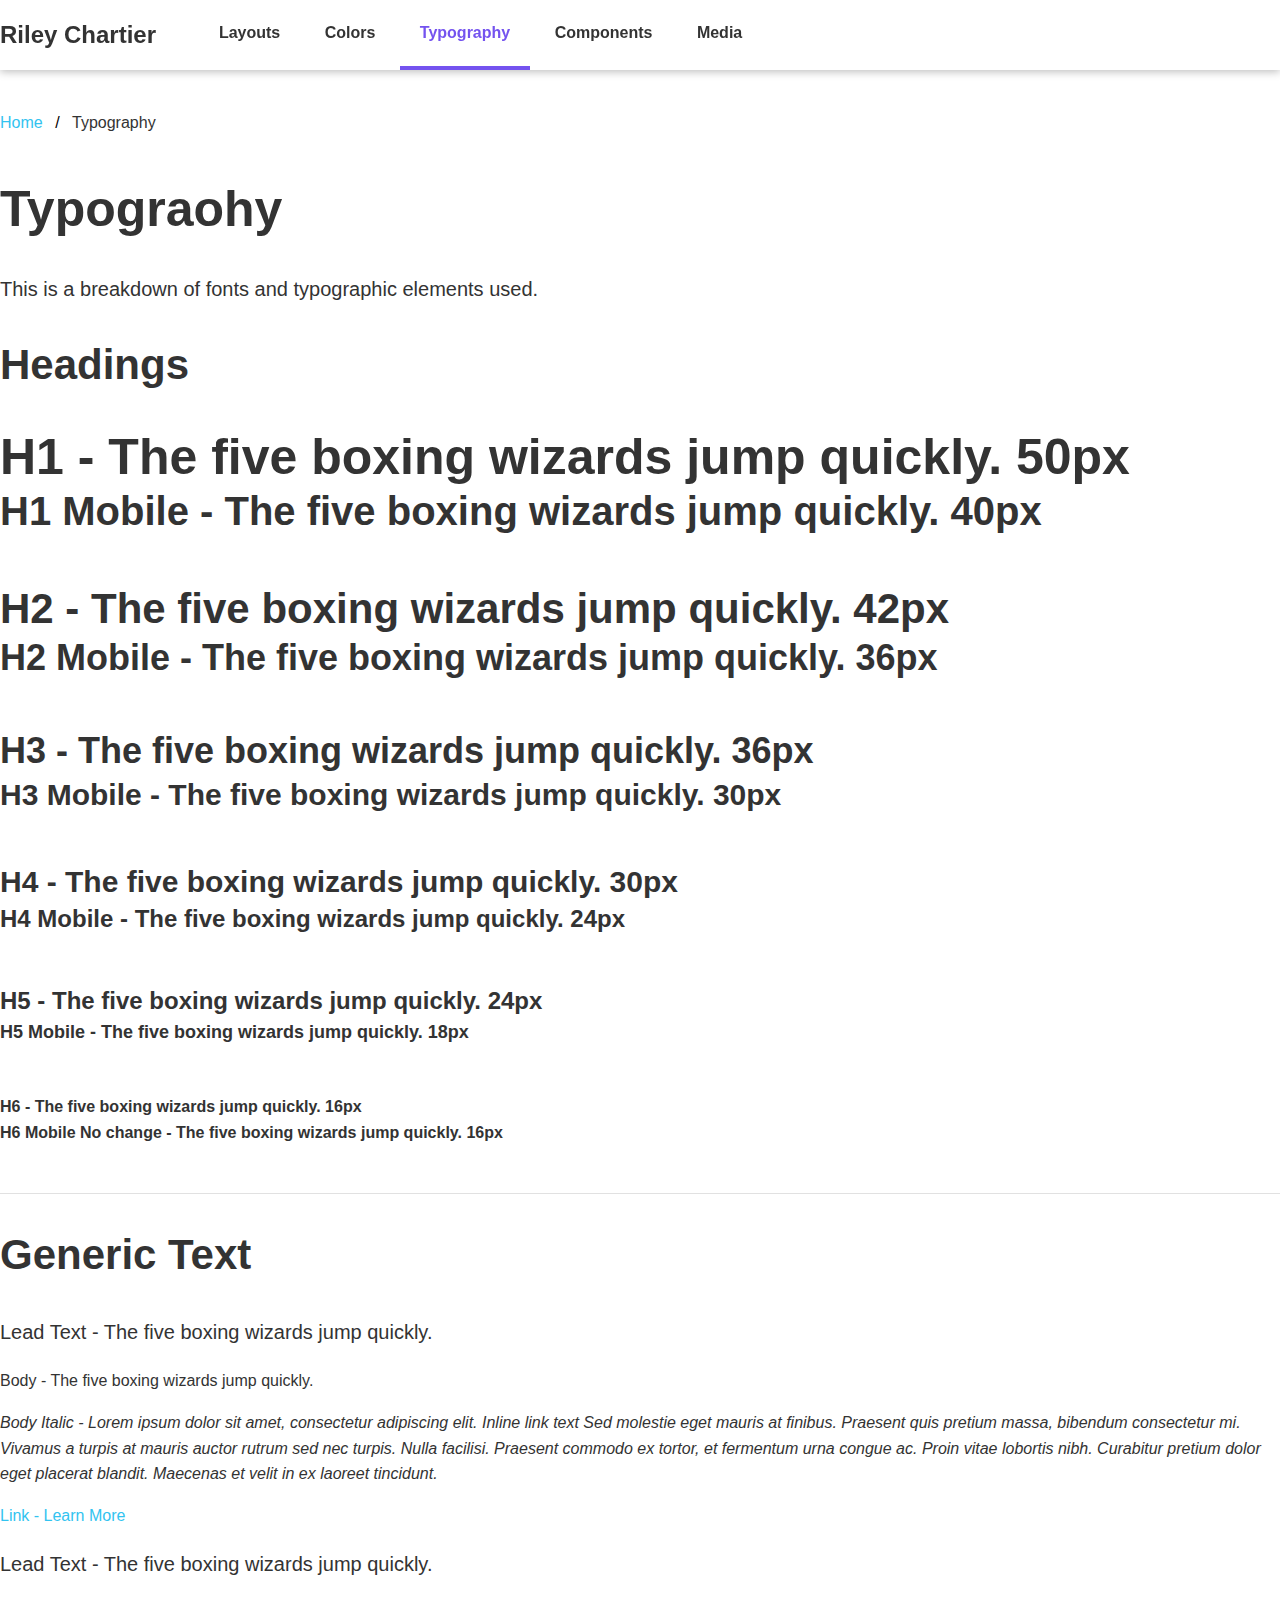
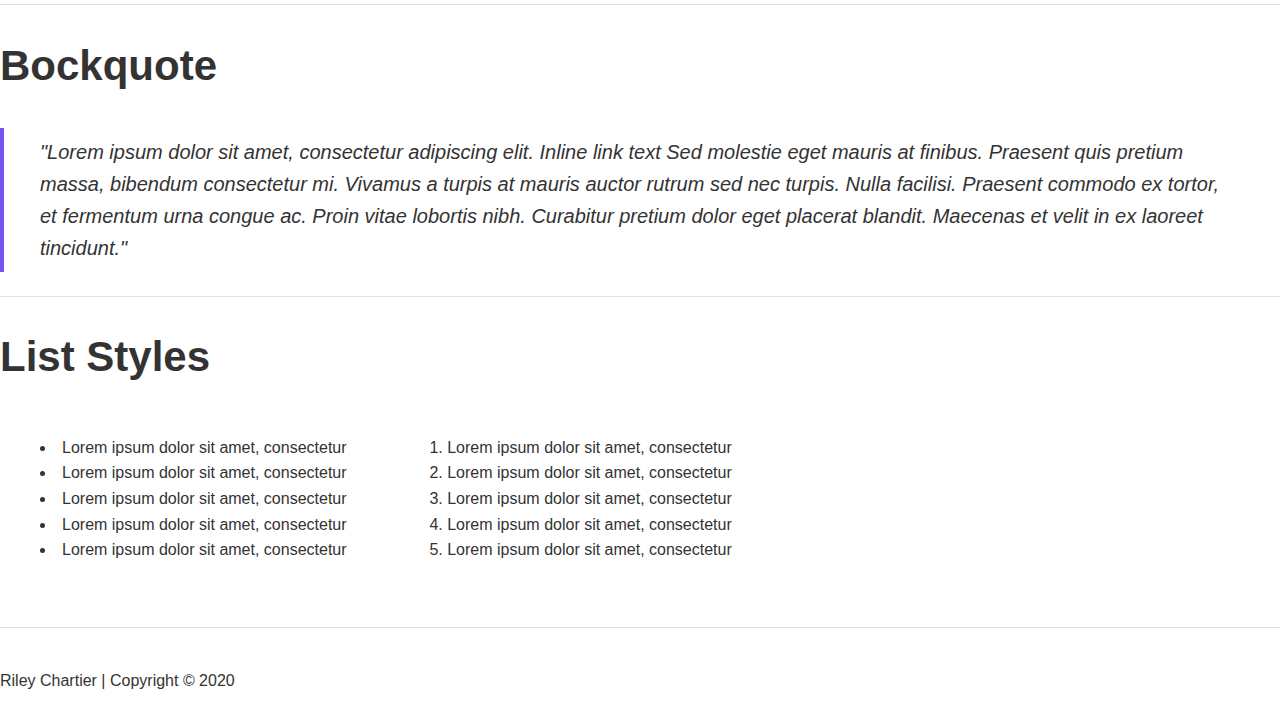
<file: typography.html>
<!DOCTYPE html>
<html lang="en">
<head>
    <!-- Basic Page Needs
    ------------------------------------------------ -->
    <meta charset="utf-8">
    <title> Riley Chartier - Colors</title>
    
    <!-- Mobile Specific Metas
    ------------------------------------------------ -->
    <meta name="viewpoint" content="width=device-width, initial-scale=1">
    
    <!-- CSS
    ------------------------------------------------ -->
      <link rel="stylesheet" href="css/normalize.css">
      <link rel="stylesheet" href="css/style.css">

    </head>
    <body class="typography">

        <nav>
        <div class="container">
            <div class="logo four columns">
                <a href="/">Riley Chartier</a>
            </div>
            <div class="topnav eight columns">
                <ul>
                    <li><a href="layouts.html">Layouts</a></li>
                    <li><a href="colors.html">Colors</a></li>
                    <li><a href="typography.html" class="active">Typography</a></li>
                    <li><a href="components.html">Components</a></li>
                    <li><a href="media.html">Media</a></li>
                    <li class="mobile"><a><span style="cursor:pointer" onclick="openNav()">&#9776; Menu</span></a></li>
                </ul>
            </div>
        </div>
    </nav>

    <div id="slidenav" class="slidenav">
        <a href="javascript:void(0)" class="closebtn" onclick="closeNav()">&times;</a>
        <a href="layouts.html">Layouts</a>
            <a href="colors.html">Colors</a>
            <a href="typography.html">Typography</a>
            <a href="Compenents.html">Compnents</a>
            <a href="media.html">Media</a>
    </div>
    
    <!-- Primary Page Layout
    ------------------------------------------------ -->
    <div class="container">
    
        <ul class="breadcrumb">
            <li><a href="/">Home</a></li>
            <li>Typography</li>
        </ul>
        
        <h1>Typograohy</h1>
        <p class="lead">This is a breakdown of fonts and typographic elements used.</p>
        
        <h2>Headings</h2>
        <div class="row">
            <h1>H1 - The five boxing wizards jump quickly. 50px</h1>
            <h1 class="mobile">H1 Mobile - The five boxing wizards jump quickly. 40px</h1>
        </div>
         <div class="row">
            <h2>H2 - The five boxing wizards jump quickly. 42px</h2>
            <h2 class="mobile">H2 Mobile - The five boxing wizards jump quickly. 36px</h2>
        </div>
          <div class="row">
            <h3>H3 - The five boxing wizards jump quickly. 36px</h3>
            <h3 class="mobile">H3 Mobile - The five boxing wizards jump quickly. 30px</h3>
        </div>
          <div class="row">
            <h4>H4 - The five boxing wizards jump quickly. 30px</h4>
            <h4 class="mobile">H4 Mobile - The five boxing wizards jump quickly. 24px</h4>
        </div>
          <div class="row">
            <h5>H5 - The five boxing wizards jump quickly. 24px</h5>
            <h5 class="mobile">H5 Mobile - The five boxing wizards jump quickly. 18px</h5>
        </div>
          <div class="row">
            <h6>H6 - The five boxing wizards jump quickly. 16px</h6>
            <h6 class="mobile">H6 Mobile No change - The five boxing wizards jump quickly. 16px</h6>
        </div>
        
        <hr>
        
        <h2>Generic Text</h2>
        
        <p class="lead">Lead Text - The five boxing wizards jump quickly.</p>
        
        <p>Body - The five boxing wizards jump quickly.</p>
        
        <p class="italic">Body Italic - Lorem ipsum dolor sit amet, consectetur adipiscing elit. Inline link text Sed molestie eget mauris at finibus. Praesent quis pretium massa, bibendum consectetur mi. Vivamus a turpis at mauris auctor rutrum sed nec turpis. Nulla facilisi. Praesent commodo ex tortor, et fermentum urna congue ac. Proin vitae lobortis nibh. Curabitur pretium dolor eget placerat blandit. Maecenas et velit in ex laoreet tincidunt.</p>
        
        <a href="#">Link - Learn More</a>
        
        <p class="lead">Lead Text - The five boxing wizards jump quickly.</p>
        
        <hr>
        
        <h2>Bockquote</h2>
        
        <blockquote>
            "Lorem ipsum dolor sit amet, consectetur adipiscing elit. Inline link text Sed molestie eget mauris at finibus. Praesent quis pretium massa, bibendum consectetur mi. Vivamus a turpis at mauris auctor rutrum sed nec turpis. Nulla facilisi. Praesent commodo ex tortor, et fermentum urna congue ac. Proin vitae lobortis nibh. Curabitur pretium dolor eget placerat blandit. Maecenas et velit in ex laoreet tincidunt."
        </blockquote>
        
        <hr>
        
        <h2>List Styles</h2>
        
        <div class="row">
            <div class="six columns">
                <ul>
                    <li>Lorem ipsum dolor sit amet, consectetur</li>
                    <li>Lorem ipsum dolor sit amet, consectetur</li>
                    <li>Lorem ipsum dolor sit amet, consectetur</li>
                    <li>Lorem ipsum dolor sit amet, consectetur</li>
                    <li>Lorem ipsum dolor sit amet, consectetur</li>
                </ul>
            </div>
            <div class="six columns">
                <ol>
                    <li>Lorem ipsum dolor sit amet, consectetur</li>
                    <li>Lorem ipsum dolor sit amet, consectetur</li>
                    <li>Lorem ipsum dolor sit amet, consectetur</li>
                    <li>Lorem ipsum dolor sit amet, consectetur</li>
                    <li>Lorem ipsum dolor sit amet, consectetur</li>
                </ol>
            </div>
        </div>
        
    </div>
    
    <footer>
        <div class="container">
            <p> Riley Chartier  |   Copyright © 2020</p>
        </div>    
    </footer>

<!-- End Document
------------------------------------------------ -->
    <script src="./script.js"></script>
        
</body>
</html>
</file>
<file: css/style.css>
/* Base Style
----------------------------------*/
body {
    font-size: 16px;
    line-height: 1.6;
    font-weight: 400;
    font-family: Helvetica, Arial, sans-serif;
    color: #333;
    margin-top: 100px;
}
img {
    max-width: 100%;
}

/* Home Styles
----------------------------------*/
.home {
    background: linear-gradient(180deg, #00C5FF 0%, #00C873 100%) no-repeat;
    color: #FFF;
    height: 100vh;
    margin: 0;
}
.home .container {
    padding-top: 40vh;
    text-align: center;
}
.home p {
    margin-bottom: 0;
}
.home h1 {
    margin-top: 0;
}

/* Navigation
---------------------------------- */
nav {
    position: fixed;
    background: #FFF;
    top: 0;
    left: 0;
    width: 100%;
    z-index: 1;
    box-shadow: 0 2px 8px 0 rgba(0,0,0,0.25);
}
nav a {
    color: #333;
    font-weight: bold;
}
nav .topnav li.mobile {
    display: none;
}
@media (max-width:903px) {
    nav .topnav ul li {
        display: none;
    }
    nav .topnav ul li {
        display: inline-block;
    }
    nav .eight.columns,
    nav .four.columns {
        width: 48%;
    }
}
.logo {
    font-size: 24px;
    margin-top: 16px;
}
.logo a:hover {
    color: #7453EF;
    text-decoration: none;
}
.topnav {
    text-align: right;
}
.topnav ul {
    margin: 0;
    padding: 0;
}
.topnav ul li {
    display: inline-block;
    vertical-align: top;
}
.topnav a {
    padding: 20px;
    border-bottom: 4px solid #FFF;
    display: block;
    transition: background-color 0.8s ease;
}
.topnav a.active {
    padding: 20px;
    border-bottom: 4px solid #7453EF;
    color: #7453EF;
}
>topnav a:hover {
    background: #7453EF;
    border-bottom: 4px solid #7453EF;
    color: #FFF;
    text-decoration: none;
}
.slidenav {
    height: 100%;
    width: 0;
    position: fixed;
    z-index: 1;
    top: 0;
    Left: 0;
    background-color: #111;
    overflow-x: hidden;
    transition: 0.5s;
    padding-top: 60px
}
.slidenav a {
    padding: 8px 8px 8px 32px;
    text-decoration: none;
    color: #818181;
    display: block;
    transition: 0.3s;
}
.slidenav a:hover {
    color: #F1F1F1;
    text-decoration: none;
}
.slidenav .clodebtn {
    position: absolute;
    top: 0;
    right: 25px;
    font-size: 36px;
    margin-left: 50px;
}
@media screen and (max-height: 450px) {
    .slidenav {
        padding-top: 15px;
    }
    .slidenav a {
        font-size: 18px;
    }
}

/* Breadcrumbs
--------------------------------------*/
ul.breadcrumb {
    padding: 10px 16px 10px 0;
    list-style: none;
}
ul.breadcrumb li {
    display: inline;
}
ul.breadcrumb li+li:before {
    padding: 8px;
    color: black;
    content: "/\00a0";
}

/* Grid
-----------------------------------------------*/
.comtainter {
    position: relative;
    max-width: 1060px;
    margin: 0 auto;
    padding: 0 20px;
}
.column,
.columns {
    display: inline-block;
    vertical-align: top;
    margin-left: 3%
}
.column:first-child,
.columns:first-child {
    margin-left: 0;
}
.one.column {
    width: 4.6%;
}
.one.column {
    width: 5.1%;
}
.two.column {
    width: 13.3%;
}
.three.column {
    width: 22%;
}
.four.column {
    width: 30.6%;
}
.five.column {
    width: 39.3%;
}
.six.column {
    width: 48%;
}
.seven.column {
    width: 56.6%;
}
.eight.column {
    width: 65.3%;
}
.nine.column {
    width: 74.0%;
}
.ten.column {
    width: 82.6%;
}
.eleven.column {
    width: 91.3%;
}
.one.column {
    width: 100%;
    margin-left: 0;
}

@media (max-width: 550px) {
    .one.column,
    .one.columns,
    .two.columns,
    .three.columns,
    .four.columns,
    .five.columns,
    .six.columns,
    .seven.columns,
    .eight.columns,
    .nine.columns,
    .ten.columns,
    .eleven.columns,
    .twelve.columns, {
        width: 100%;
    }
    .column,
    .columns {
        margin-left: 0%;
    }
}
.example-grid .column,
.example-grid .comlumns {
    background: #EEE;
    text-align: center;
    border-radius: 4px;
    text-transform: uppercase;
    height: 30px;
    line-height: 30px;
    margin-bottom: 24px;
    font-weight: 600;
}

/* Footer
-----------------------------------------*/
footer {
    border-top: 1px solid #E1E1E1;
    margin-top: 48px;
    padding: 24px 0 0;
}

/* Color Styles
----------------------------------------*/
.colors .row {
    margin-bottom: 24px;
}
.colors h3 {
    margin: 0;
}
.colors h4 {
    margin: 0;
}
.colors p {
    margin-top: 8px;
}
.colors {
    width: 100%;
    height: 60px;
}

/* Primary Colors
-------------------------------------------*/
.primary .primary-1,
.primary .primary-2,
.primary .primary-3 {
    height: 140px;
}
.primary-1 {
    background: #32C3F0;
}
.primary-2 {
    background: #7453EF;
}
.primary-3 {
    background: #333;
}

/* Secindary Colors
-------------------------------------------*/
.secndary-1 {
    background: #EEE;
}
.secndary-2 {
    background: #CAC7BB;
}
.secndary-3 {
    background: #B4C873;
}
.secndary-4 {
    background: #BB2020;
}
.secndary-5 {
    background: #FFF100;
}
.secndary-6 {
    background: #F09C1F;
}

/* Typograohy Page Specifics
-------------------------------------------*/
.typography .row {
    margin-bottom: 48px;
}
.typography .row h1,
.typography .row h2,
.typography .row h3,
.typography .row h4,
.typography .row h5,
.typography .row h6 {
    margin: 0;
}

/* Typograohy
-------------------------------------------*/
h1, h2, h3, h4, h5, h6 {
    font-weight: bold;
}
h1 {
    font-size: 50px;
    line-height: 1.2;
}
h2 {
    font-size: 42px;
    line-height: 1.25;
}
h3 {
    font-size: 36px;
    line-height: 1.3;
}
h4 {
    font-size: 30px;
    line-height: 1.35;
}
h5 {
    font-size: 24px;
    line-height: 1.5;
}
h6 {
    font-size: 16px;
    line-height: 1.6;
}

h1.mobile {
    font-size: 40px;
}
h2.mobile {
    font-size: 36px;
}
h3.mobile {
    font-size: 30px;
}
h4.mobile {
    font-size: 24px;
}
h5.mobile {
    font-size: 18px;
}
h6.mobile {
    font-size: 16px;
}

@media (max-width: 550px) {
    h1{
        font-size: 40px;
    }
        h2{
        font-size: 36px;
    }
        h3{
        font-size: 30px;
    }
        h4{
        font-size: 14px;
    }
        h5{
        font-size: 18px;
    }
        h6{
        font-size: 16px;
    }
    .mobile {
        display: none;
    }
}

hr {
    margin-top: 24px;
    margin-bottom: 24px;
    border-width: 0;
    border-top: 1px solid #E1E1E1;
}
p.lead {
    font-size: 20px;
    line-height: 1.6;
}
p.italic {
    font-style: italic;
}

/* Typograohy
-------------------------------------------*/
a {
    color: #32C3F0;
    text-decoration: none;
}
a:hover {
    color: #2799BD;
    text-decoration: underline;
}

/* Blockquote
-------------------------------------------*/
blockquote {
    border-left: 4px solid #7453EF;
    font-style: italic;
    font-size: 20px;
    line-height: 1.6;
    margin-left: 0;
    padding: 8px 0 8px 36px;
}

/* Lists
-------------------------------------------*/
ul {
    list-style: disc inside;
}
ol {
    list-style: decimal inside;
}

/* Form Elements
-------------------------------------------*/
label,
legend {
    display: block;
    font-weight: bold;
}
textarea {
    min-height: 65px;
    padding-top: 6px;
    padding-bottom: 6px;
    resize: none;
}
input[type="email"],
input[type="number"],
input[type="search"],
input[type="text"],
input[type="tel"],
input[type="url"],
input[type="pasword"],
textarea,
select {
    padding: 6px 2%;
    background-color: #fff;
    border: 1px solid #D1D1D1;
    border-radius: 4px;
    box-shadow: none;
    width: 96%;
}
input[type="email"],
input[type="number"],
input[type="search"],
input[type="text"],
input[type="tel"],
input[type="url"],
input[type="pasword"],
textarea {
    -webkit-appearance: none;
        -moz-appearance: none;
             appearance: none; }

input[type="email"]:focus,
input[type="number"]:focus,
input[type="search"]:focus,
input[type="text"]:focus,
input[type="tel"]:focus,
input[type="url"]:focus,
input[type="pasword"]:focus,
textarea:focus,
select:focus {
    border: 1px solid #33C3F0;
    outline: 0; }

input[type="checkbox"],
input[type="radio"] {
    display: inline;
}
Select {
    width: 100%;
}
.radio-checkbox input,
.radio-checkbox label {
    display: inline-block;
    vertical-align: middle;
    font-weight: normal;
}
.radio-checkbox label {
    margin-left: 8px;
    margin-top: 5px;
}

/* Form Elements
-------------------------------------------*/
.button,
button,
input[type="submit"],
input[type="reset"],
input[type="button"] {
    display: inline-block;
    padding: 10px 5%;
    color: #FFF;
    text-align: center;
    text-decoration: none;
    background-color: #7453EF;
    border: 2px solid #7453EF;
    cursor: pointer;
    border-radius: 4px;
}
.button:hover,
button:hover,
input[type="submit"]:hover,
input[type="reset"]:hover,
input[type="button"]:hover {
    color: #FFF;
    border: 2px solid #5C41BD;
    background-color: #5C41BD;
    outline: 0;
    text-decoration: none;
}
.button.outline {
    background-color: transparent;
    color: #7453EF;
}
.button.outline:hover {
    background-color: #7453EF;
    border: 2px solid #7453EF;
    color: #FFF;
}
.button-row .button {
    width: 90%;
}
table {
    width: 100%;
}
th,
td {
    padding: 12px 15px;
    text-align: left;
    border-bottom: 1px solid #E1E1E1;
}
th:first-child,
td:first-child {
    padding-left: 0;
}
th:last-child,
td:last-child {
    padding-left: 0;
}
.tab {
    overflow: hidden;
    border-bottom: 1px solid #ccc;
}
.tab button {
    background-color: #EEEEEE;
    color: #333;
    float: left;
    border: none;
    outline: none;
    cursor: pointer;
    padding: 14px 16px;
    transition: 0.3s;
    font-weight: bold;
    border-radius: 0;
    margin-right: 1px;
}
.tab button:hover {
    background-color: #CAC7BB;
}
.tab button.active {
    background-color: #CAC7BB;
}
.tabcontent {
    display: none;
    padding: 6px 12px;
    border: 1px solid #ccc;
    border-top: none;
}
.accordion {
    background-color: #EEEEEE;
    color: #333;
    cursor: pointer;
    padding: 16px;
    width: 100%;
    border: none;
    text-align: left;
    outline: none;
    transition: 0.4s;
    margin-bottom: 1px;
    border-radius: 0;
}
.accordion.active,
.accordion:hover {
    background-color: #CAC7BB;
    border: none;
    color: inherit;
}
.accordion.active:after {
    content: "\2212";
}
.panel {
    padding: 0 18px;
    background-color: white;
    max-height: 0;
    overflow: hidden;
    transition: max-height 0.2s ease-out;
}
.expanding-grid {
    text-align: center;
}
.expanding-grid h6 {
    margin: 0;
}
.expanding-grid .column {
    text-align: center;
    font-size: 25px;
    cursor: pointer;
    color: white;
}
.img.headshot {
    border-radius: 100%
}
.containterTab {
    position:relative;
    border-top: 1px solid #CCC;
    border-bottom: 1px solid #CCC;
    margin-top: 36px;
}
.closebtn {
    position: absolute;
    right: 0;
    top: 0;
    font-size: 0;
    cursor: pointer;
}
.card {
    background: #EEEEEE;
    border-radius: 4px;
    text-align: center;
    padding: 2%;
    transition: box-shadow o.2s ease-out;
}
.card:hover {
    box-shadow: 0 0px 8px 0 rbga(0,0,0,0.25);
}
.card.three.column {
    width: 18%;
}
@media (max-width: 800px){
    .card.three.columns {
        width: 43%;
        margin: 0 1%;
        margin-bottom: 24px;
    }
}
@media (max-width: 550px){
    .card.three.columns {
        width: 94%;
    }
}
.card h5{
    margin: 0;
}
.card h6{
    margin: 24px 0;
}
.card p{
    margin: 0;
}
.image-container {
    position: relative;
}
.image-container img {
    margin-bottom: -8px;
}
.image-container .overlay {
    position: absolute;
    top: 0;
    bottom: 0;
    left: 0;
    right: 0;
    height: 100%;
    widows: 100%;
    opacity: 0;
    transition: .5s ease;
    background-color: rgba(116,83,239,0.80);
}
.image-container:hover .overlay {
    opacity: 1;
}
.image-container .text {
    color: white;
    font-size: 24px;
    position: absolute;
    top: 50%;
    left: 36%;
    -webkit-transform: translate(-28%, -50%);
    -ms-transform: translate(-28%, -50%);
    transform: translate(-28%, -50%);
    text-align: center;
}

/* Video Background
---------------------------------- */
.video-bg {
    position: relative;
}
video {
    width: 100%;
    min-height: 100%;
}
.content {
    position: absolute;
    bottom: 8px;
    left: 0;
    background: rgba(0,0,0,0.5);
    color: #f1f1f1;
    width: 92%;
    padding: 10px 4%;
}
@media (max-width: 550px) {
    .content {
        position: relative;
        width: 92%;
        padding: 2% 4%;
        background: rbga(0,0,0,0.8);
    }
}

/* Background Image
---------------------------------- */
.stats-section {
    background: url(.../images/ststs-bg.jpg) no-repeat center center;
    background-size: cover;
    text-align: center;
    padding: 10% 0;
    color: #FFF;
}

/* Slideshow
---------------------------------- */
.slick-slide img {
    width: 100%;
}
.slideshow .slick-slide {
    position: relative;
}
.slideshow .slick-slide p {
    position: absolute;
    bottom: 0;
    left: 0;
    background: rgba(0,0,0,0.7);
    color: #FFF;
    padding: 10px 2%;
    margin: 0;
    width: 96%;
    text-align: center;
}
.slick-prev {
    left: 10px;
    z-index: 1;
}
.slick-next {
    right: 10px;
}

/* Carousel
---------------------------------- */
.carousel {
    overflow: hidden;
}
.carousel .slck-slide {
    margin: 0 17px;
}
.carousel .slick-list {
    margin: 0 -27px;
}
@media (max-width: 550px) {
    .carousel .slick-slide {
        margin: 0 16px;
    }
    .carousel .slick-list {
        margin: 0 -16px;
    }
}
</file>
